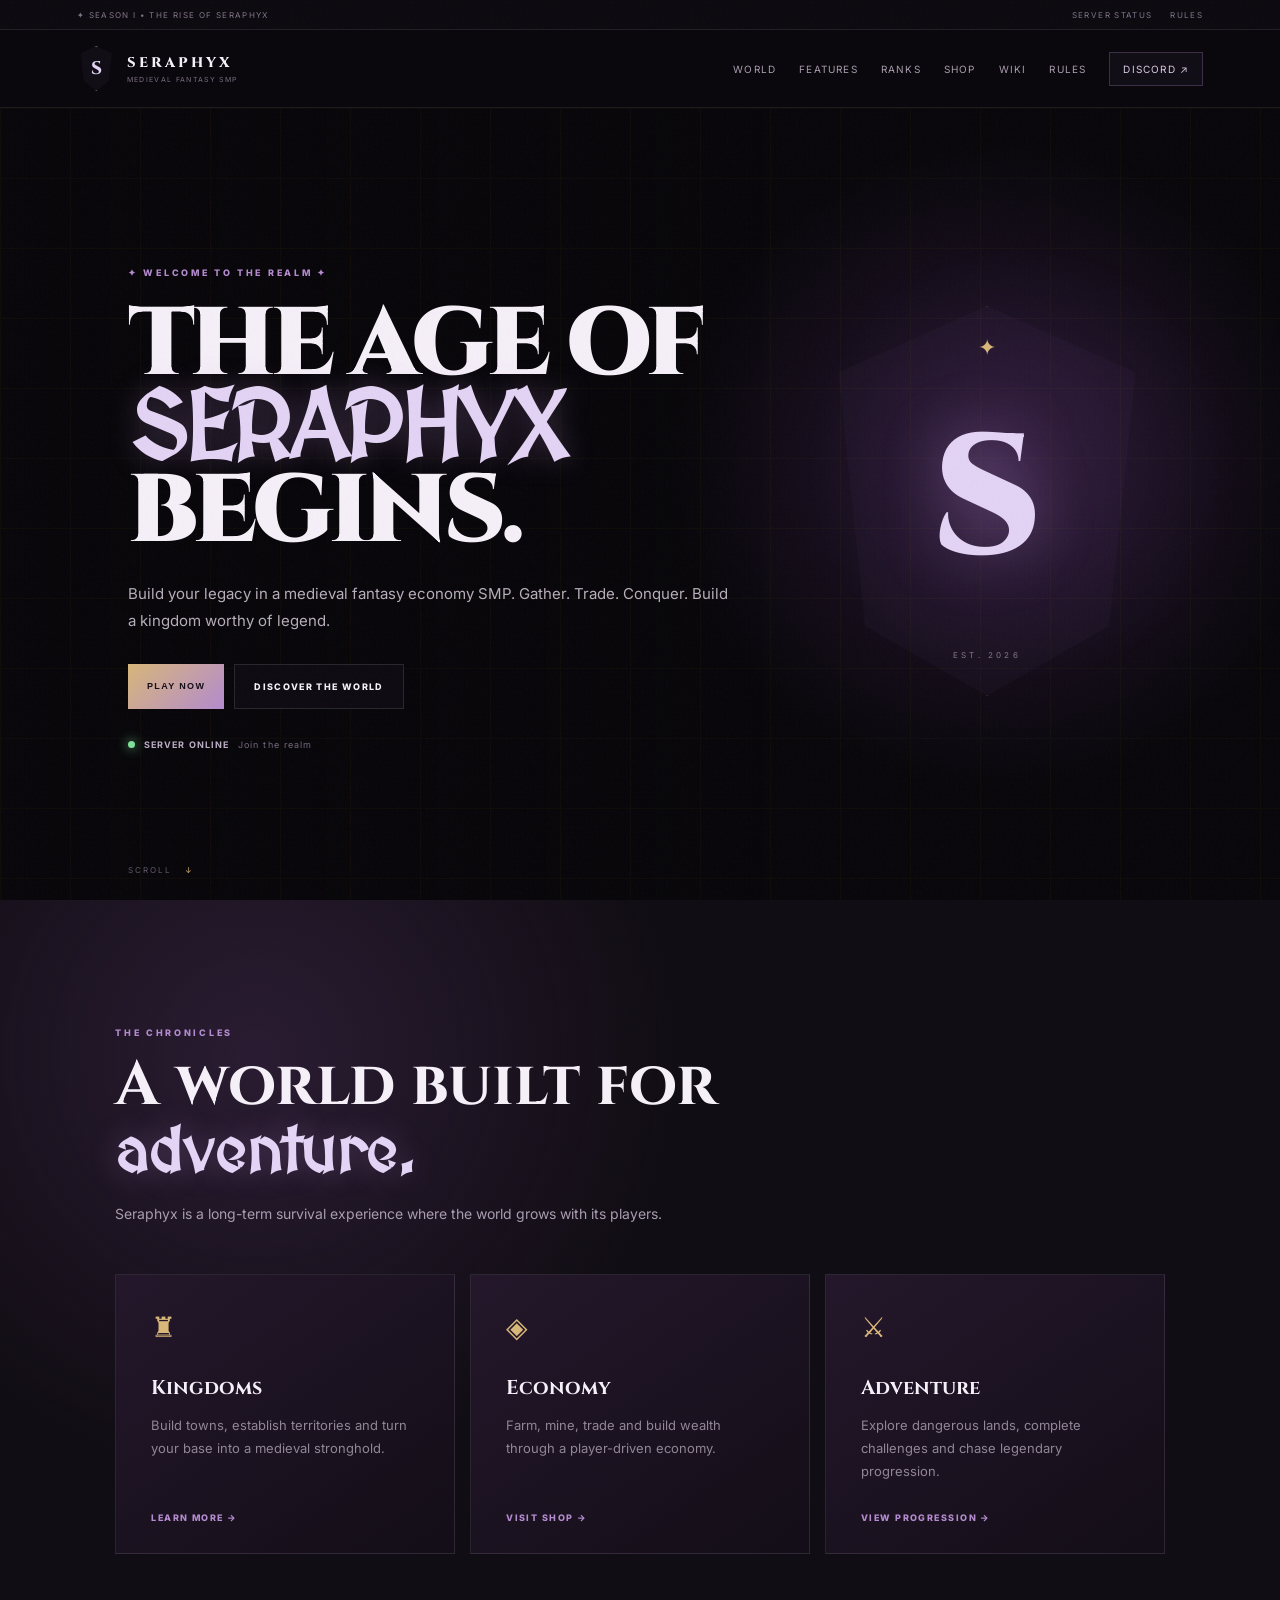
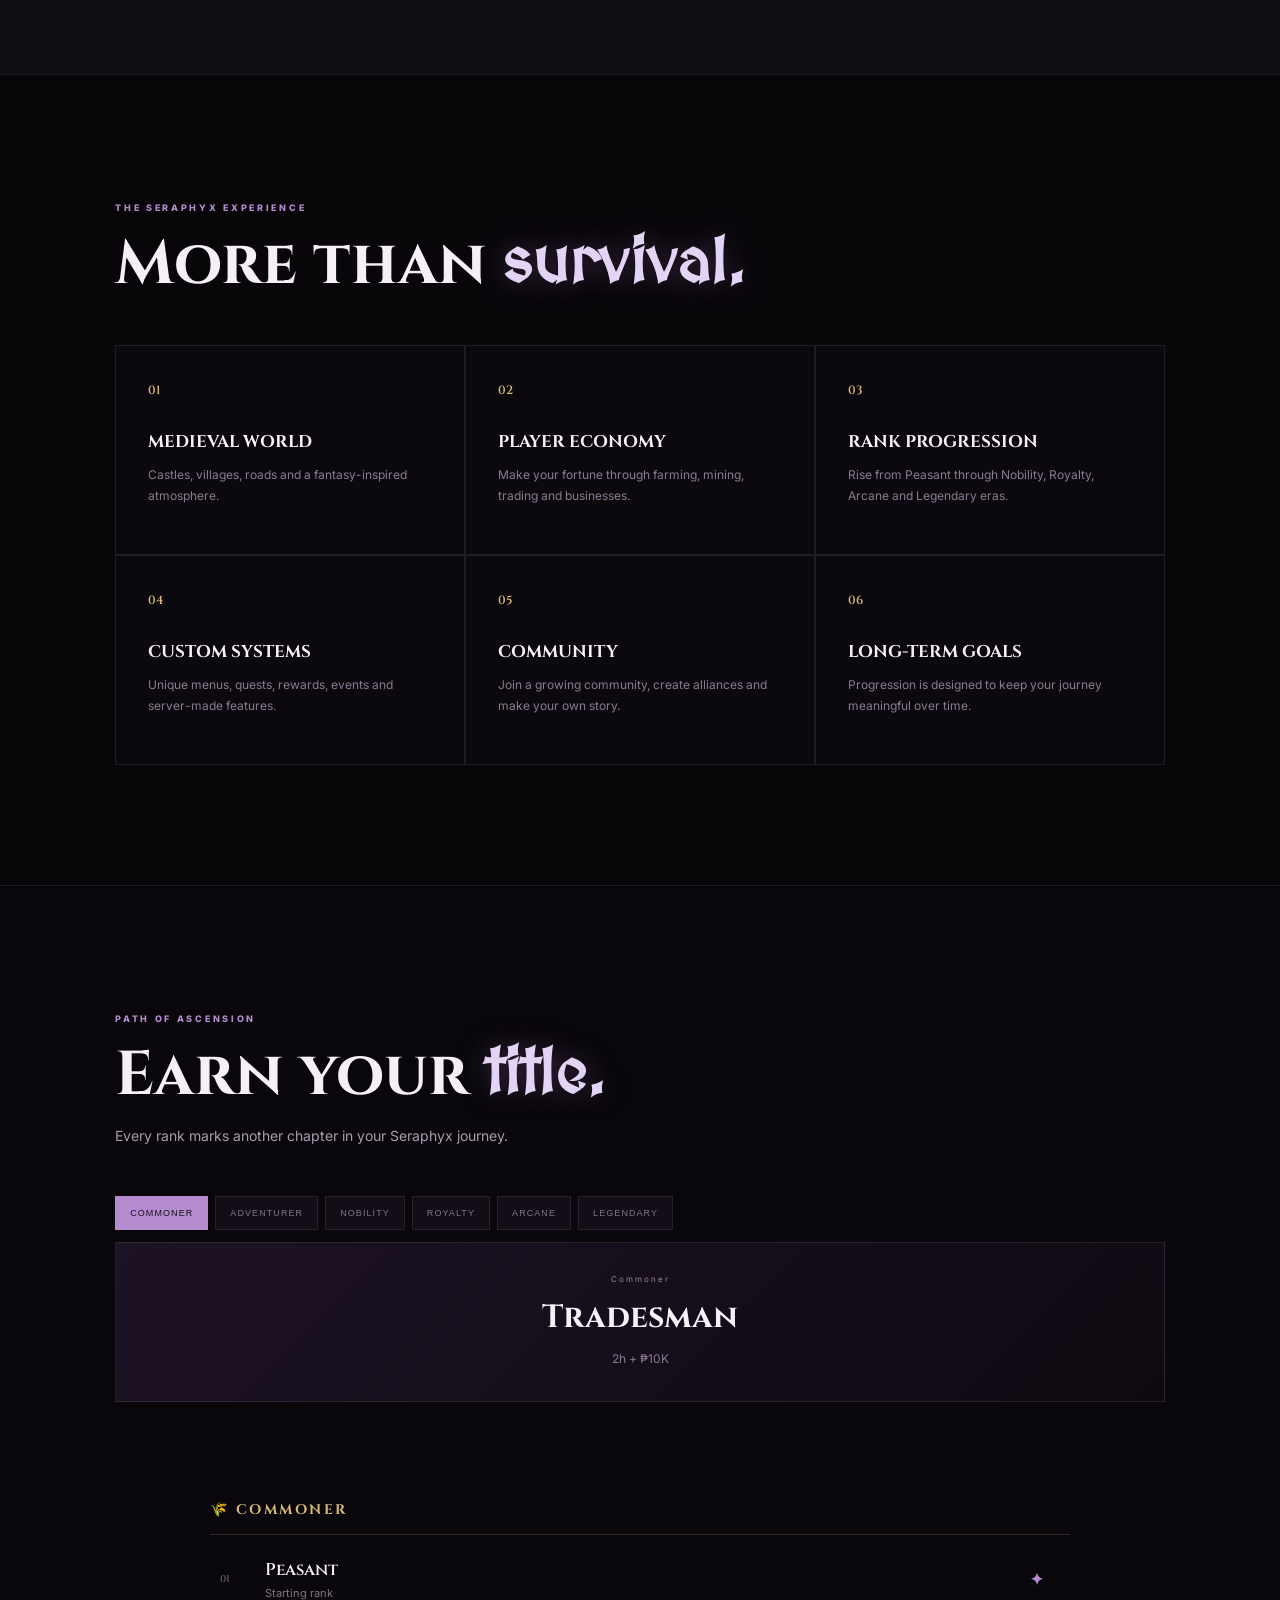
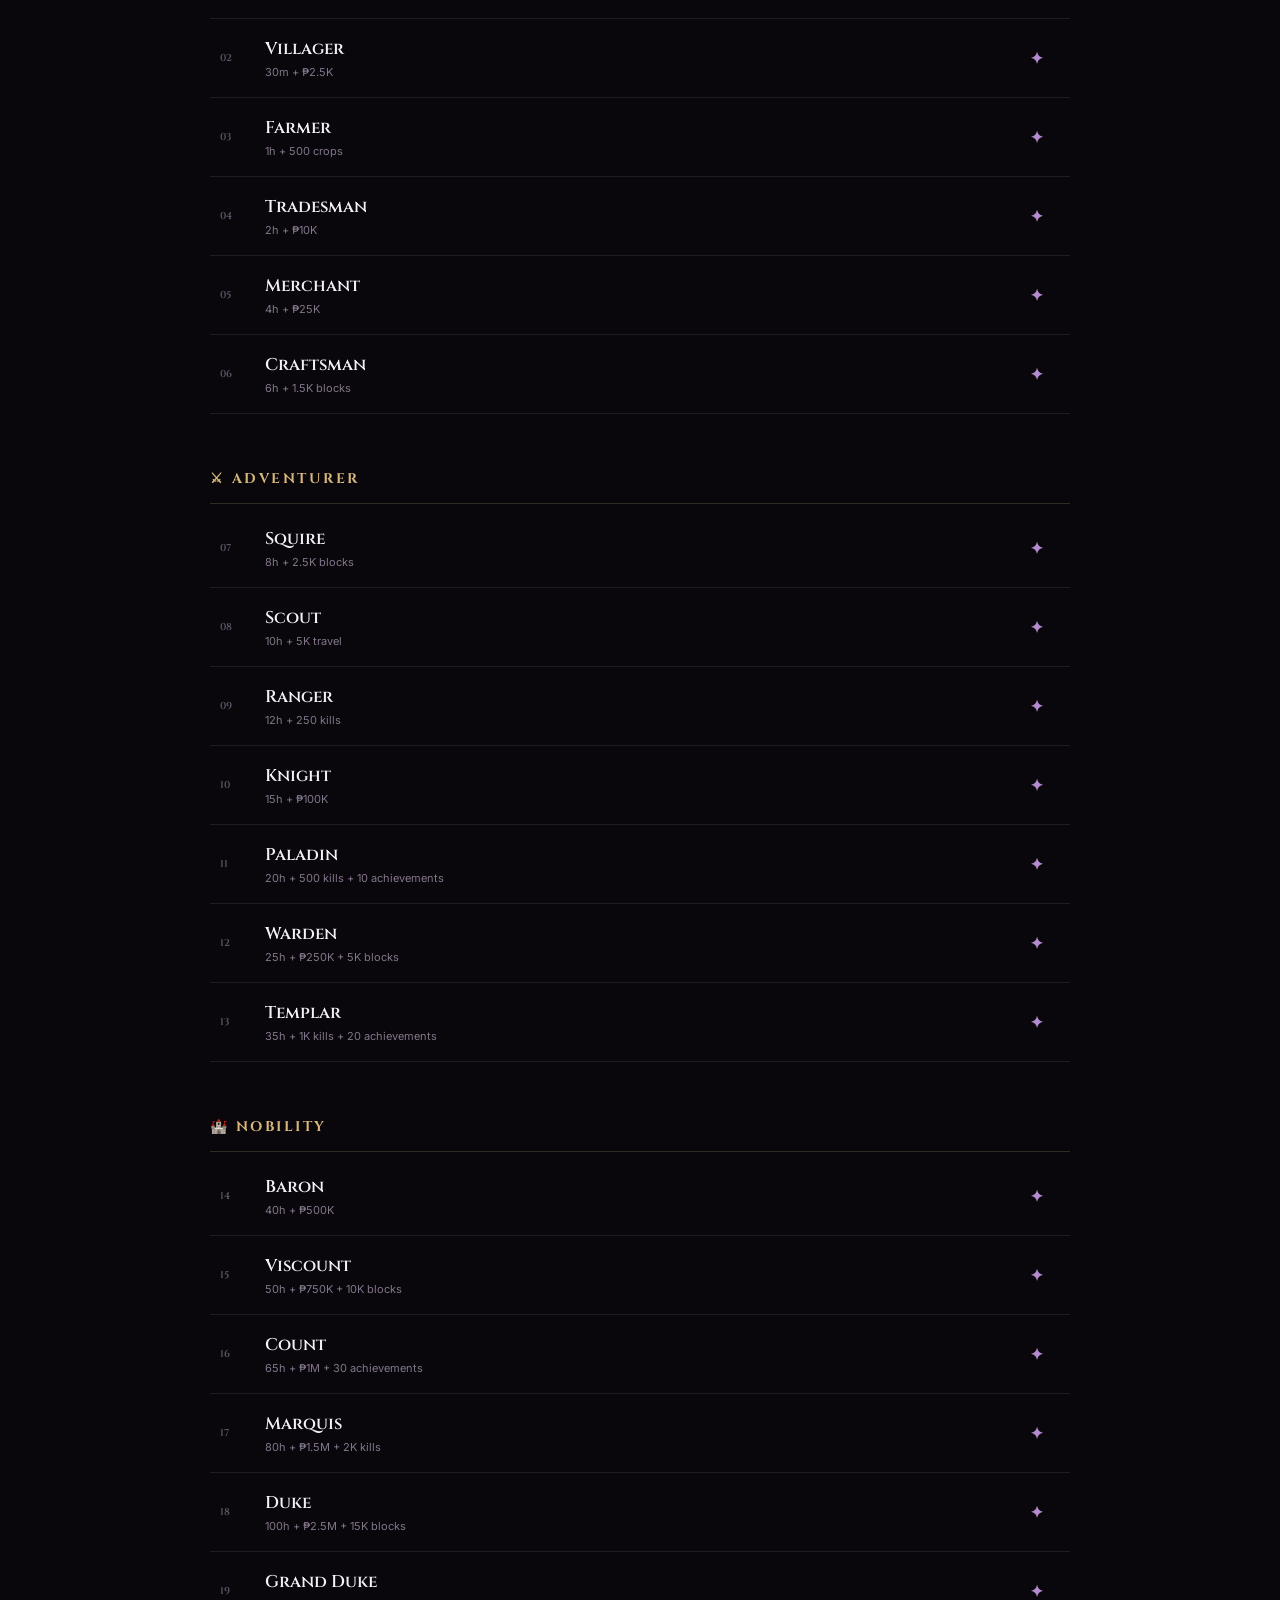
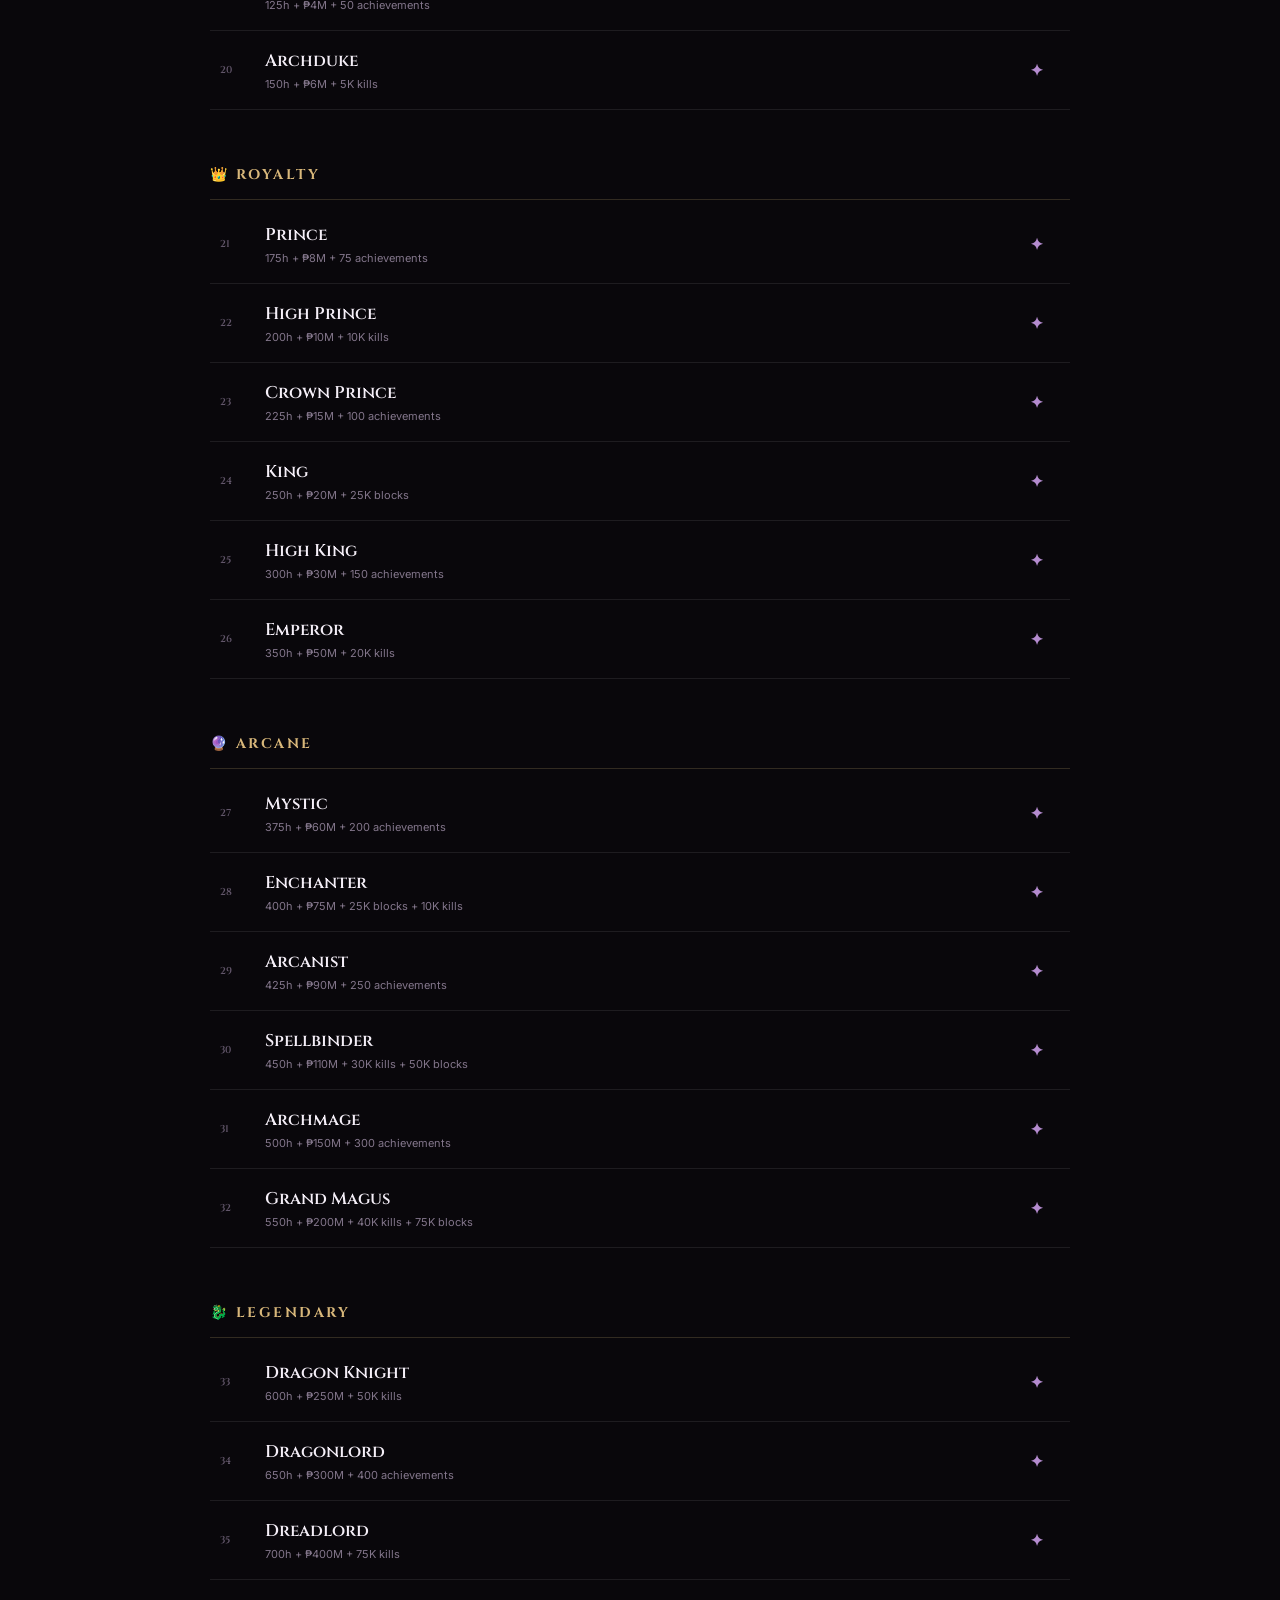
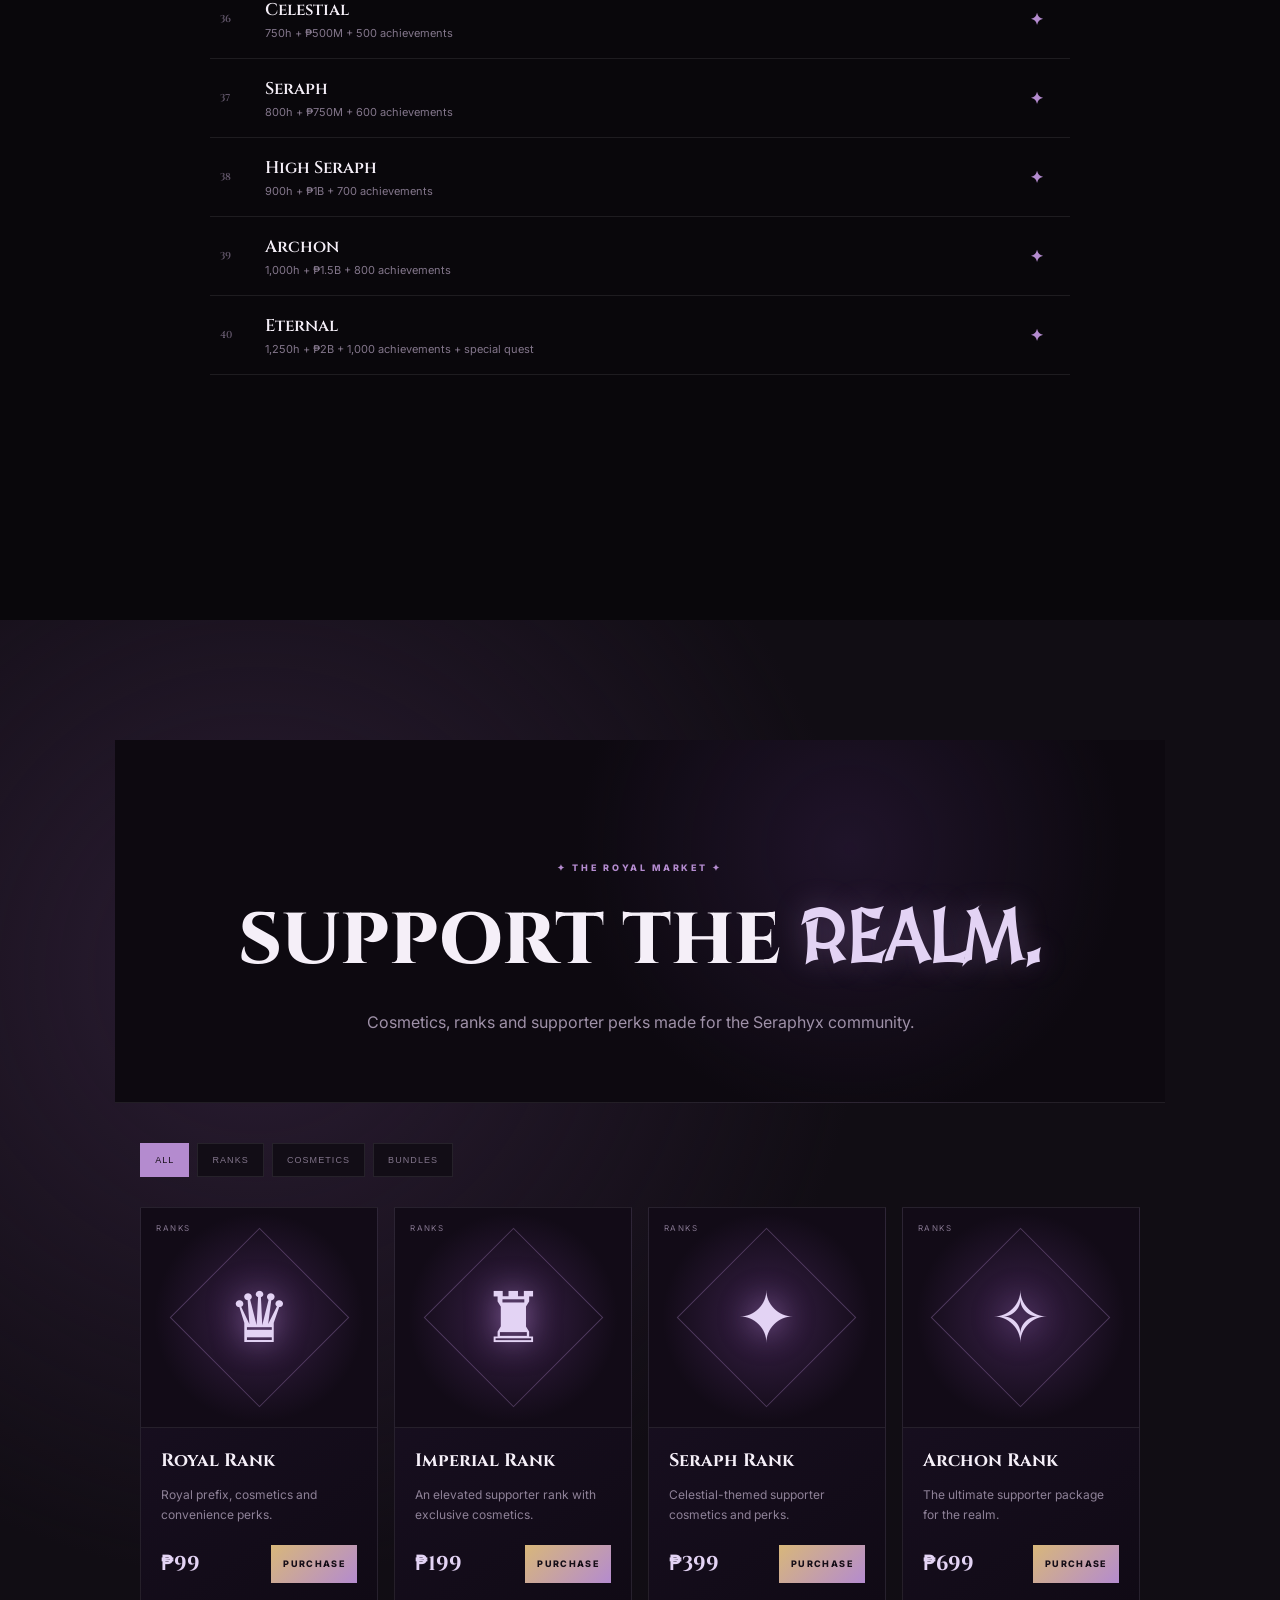
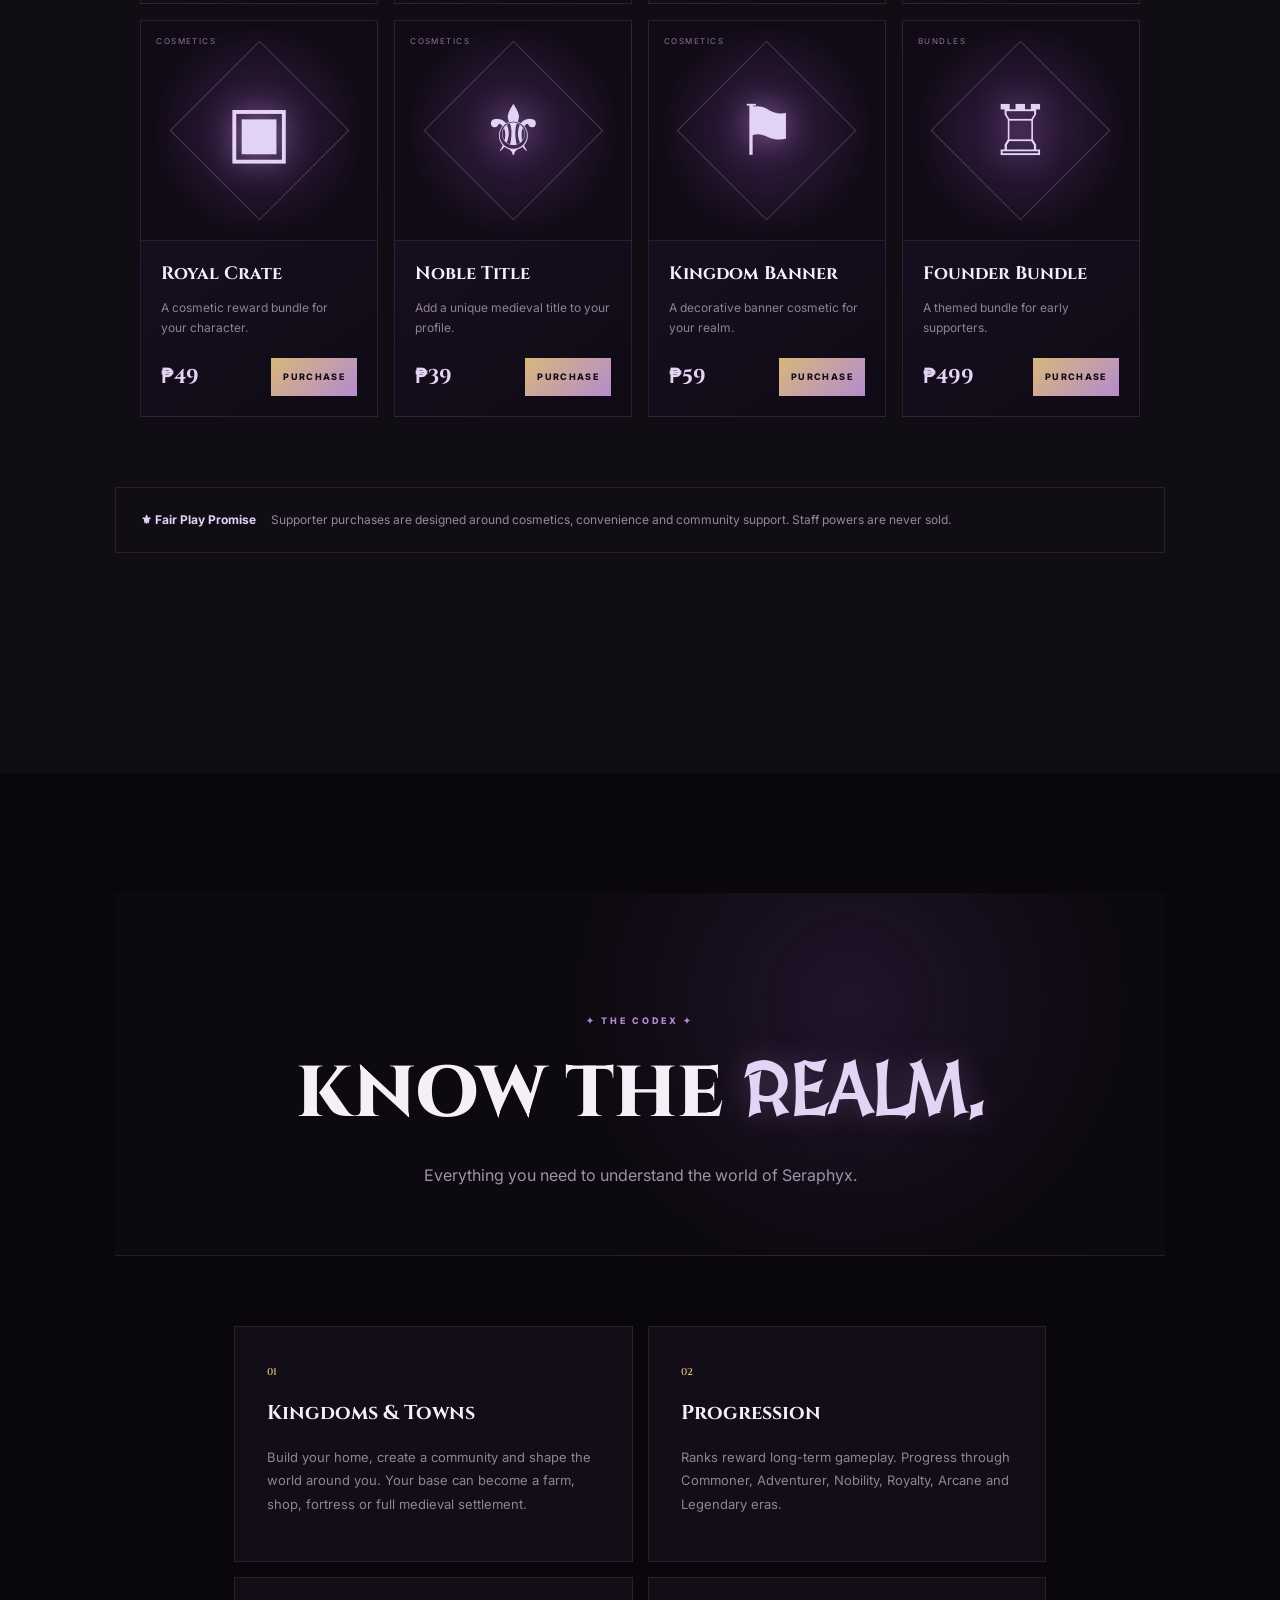
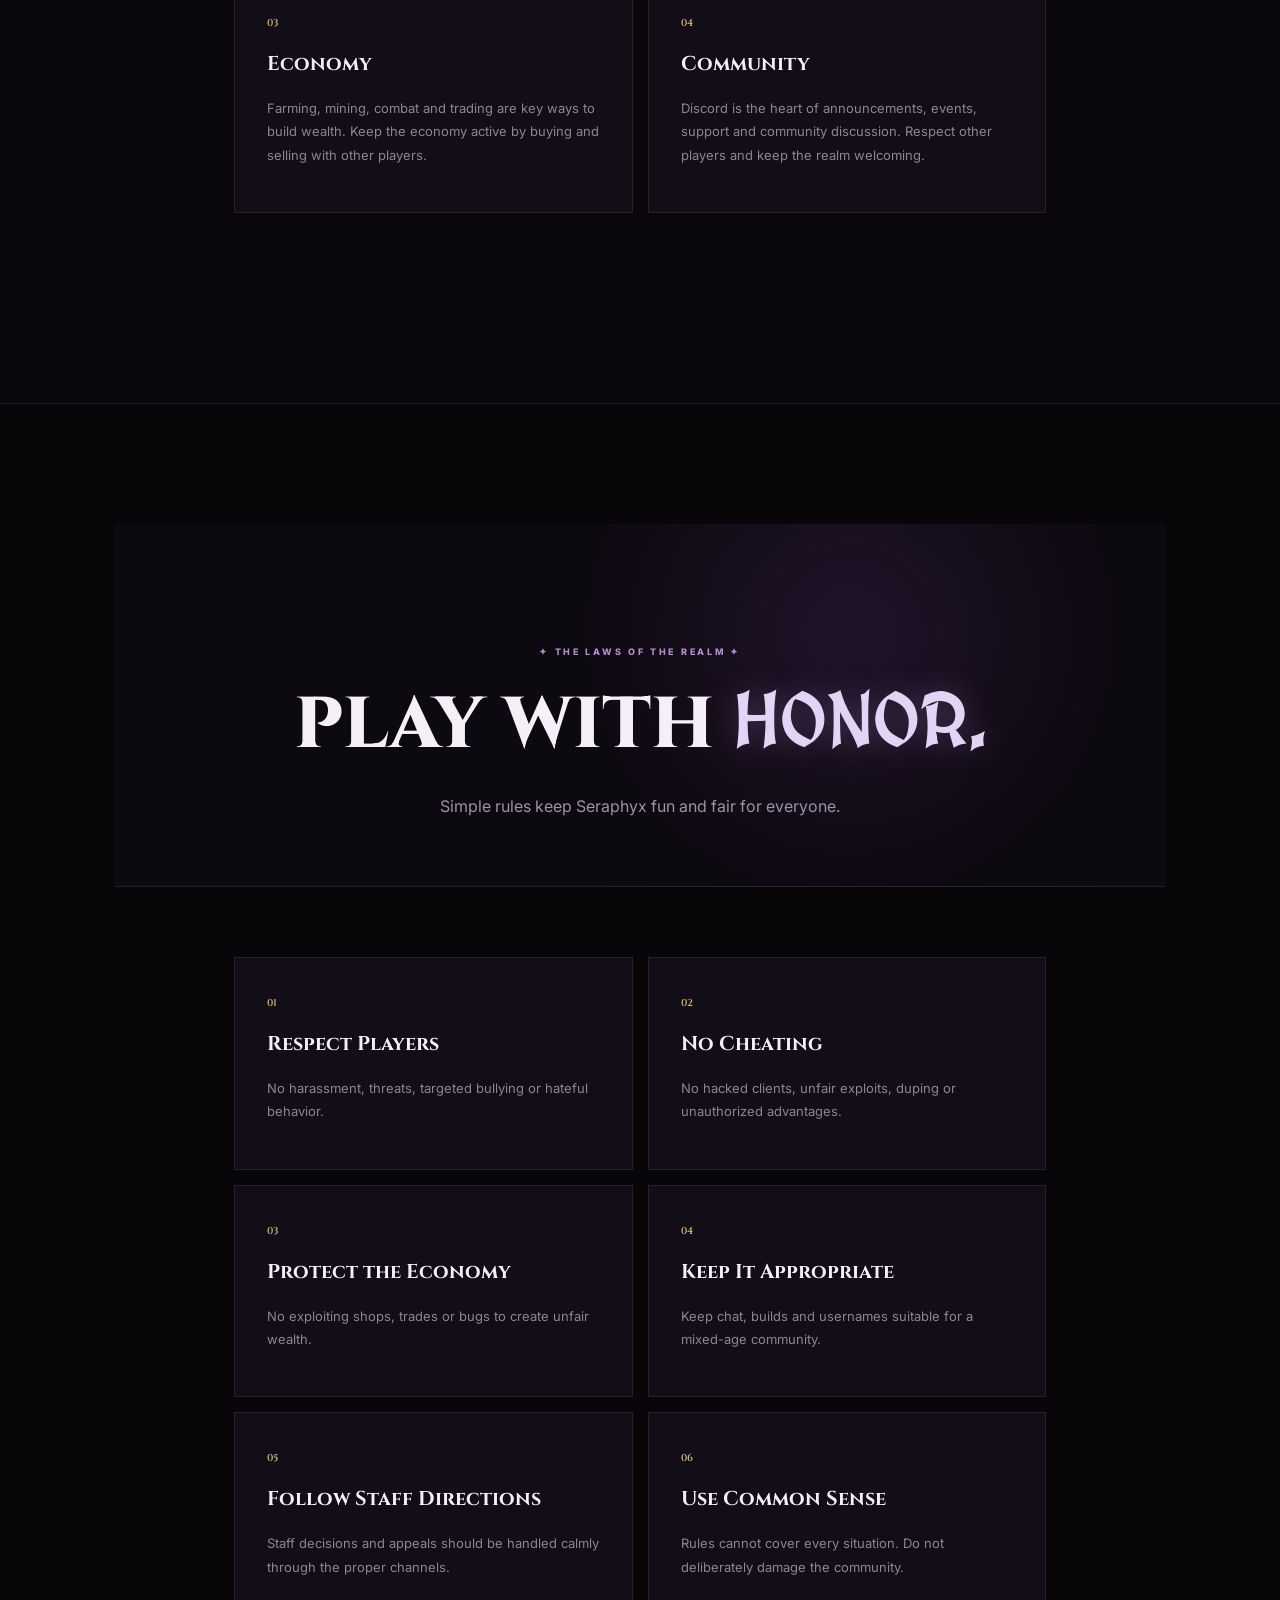
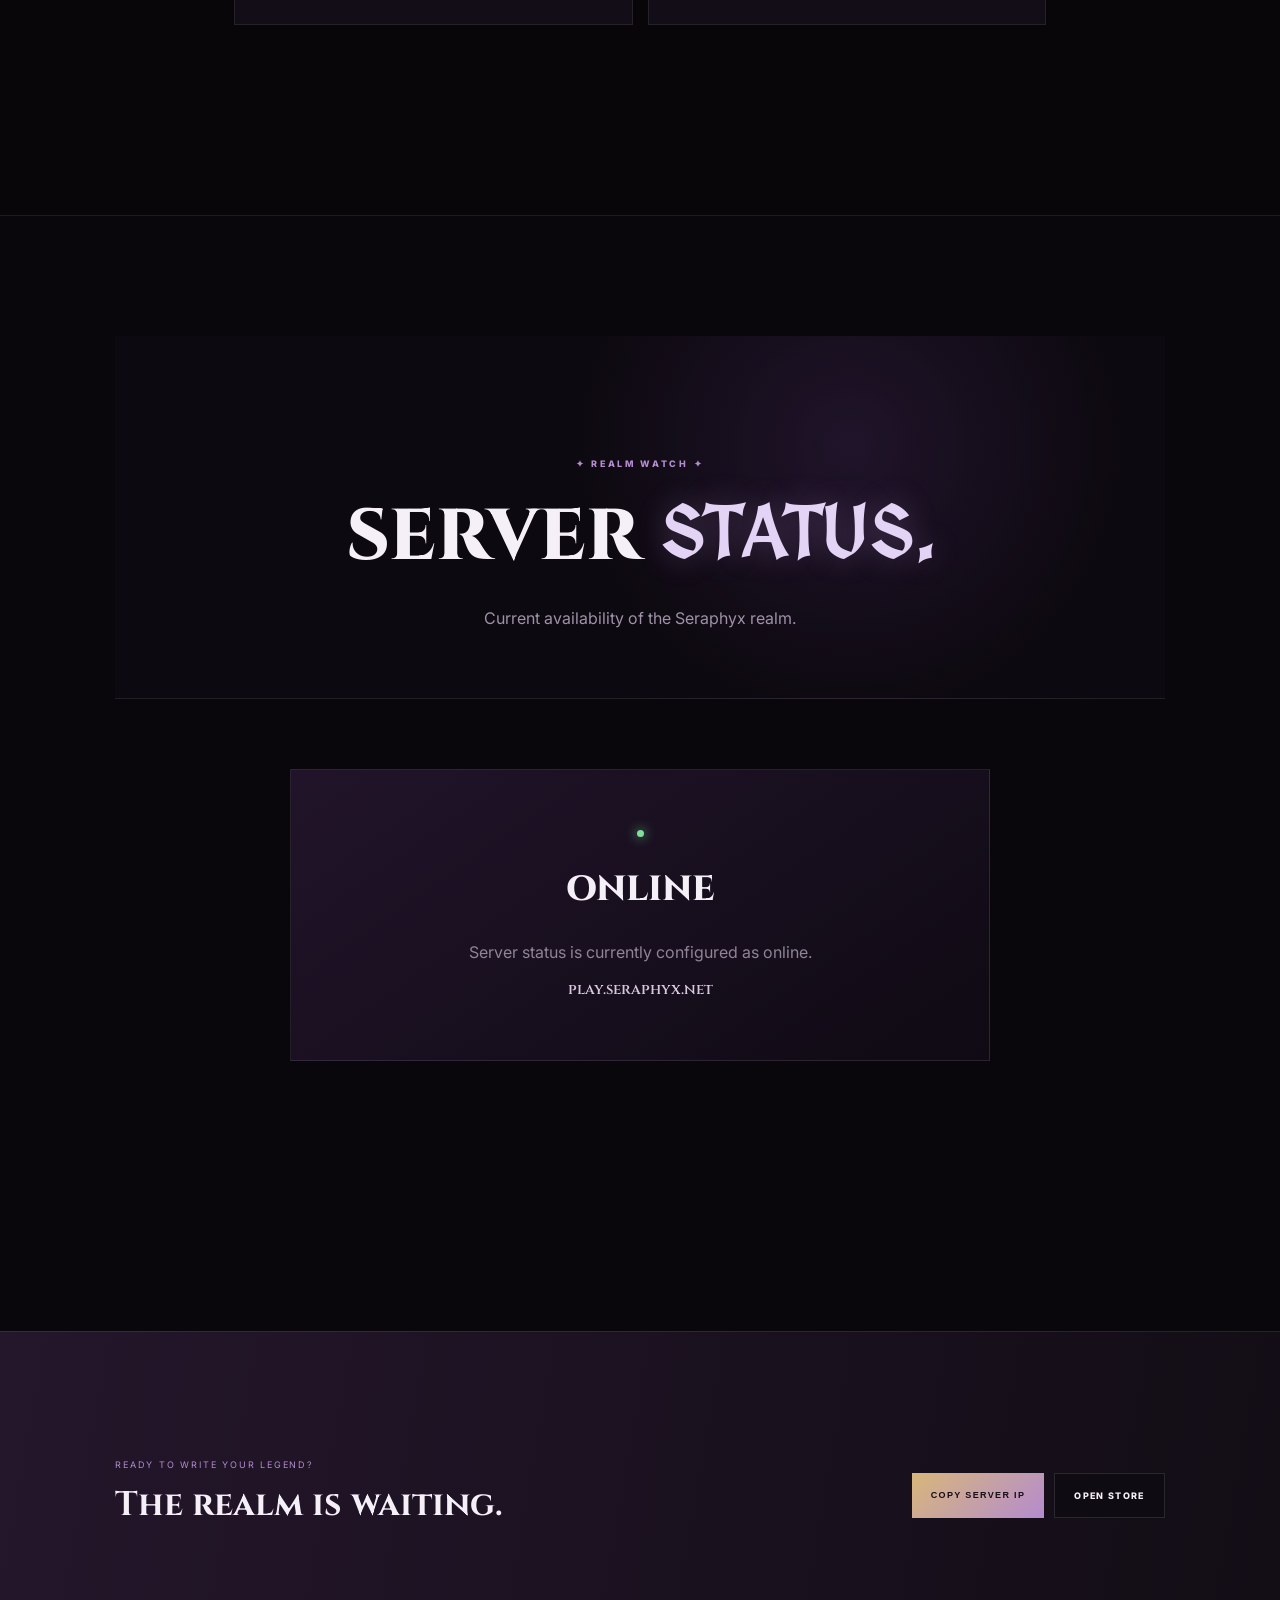
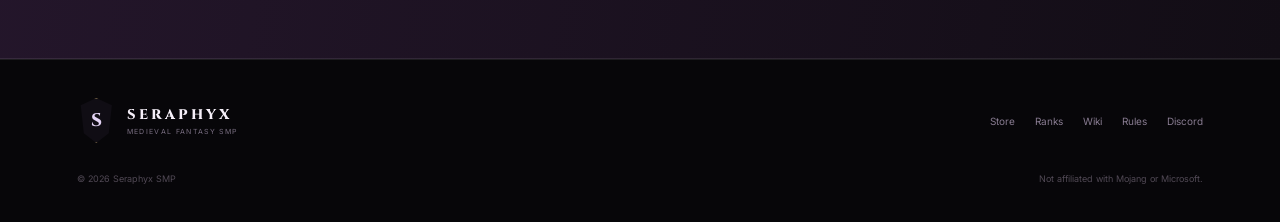
<file: index.html>
<!doctype html>
<html lang="en">
<head>
<meta charset="utf-8">
<meta name="viewport" content="width=device-width,initial-scale=1">
<meta name="theme-color" content="#120c18">
<meta name="description" content="Seraphyx SMP — medieval fantasy economy survival.">
<title>Seraphyx SMP — The Realm Awaits</title>

<link rel="preconnect" href="https://fonts.googleapis.com">
<link rel="preconnect" href="https://fonts.gstatic.com" crossorigin>
<link href="https://fonts.googleapis.com/css2?family=Cinzel:wght@500;600;700;800;900&family=MedievalSharp&family=Inter:wght@400;500;600;700;800&display=swap" rel="stylesheet">

<style>
:root{
    --bg:#09070b;
    --panel:#171019;
    --panel2:#21152a;
    --text:#f5eff8;
    --muted:#a99caf;
    --purple:#b48bcf;
    --light:#e3d3f4;
    --gold:#d8b77a;
    --line:#ffffff16;
    --minecraft-dark:#100c10;
    --minecraft-stone:#211a1d;
}

*{box-sizing:border-box}
html{scroll-behavior:smooth}
body{
    margin:0;
    background:var(--bg);
    color:var(--text);
    font-family:Inter,sans-serif;
}
body:before{
    content:"";
    position:fixed;
    inset:0;
    pointer-events:none;
    opacity:.035;
    background-image:url("data:image/svg+xml,%3Csvg xmlns='http://www.w3.org/2000/svg' width='100' height='100'%3E%3Cfilter id='n'%3E%3CfeTurbulence baseFrequency='.8' numOctaves='3'/%3E%3C/filter%3E%3Crect width='100%25' height='100%25' filter='url(%23n)'/%3E%3C/svg%3E");
    z-index:10;
}
a{text-decoration:none;color:inherit}

.topbar{
    height:30px;
    padding:0 6%;
    display:flex;
    justify-content:space-between;
    align-items:center;
    background:#0d0a10;
    border-bottom:1px solid var(--line);
    color:#82758a;
    font-size:8px;
    letter-spacing:.17em;
    text-transform:uppercase;
}
.top-links{display:flex;gap:18px}

.header{
    height:78px;
    position:sticky;
    top:0;
    z-index:20;
    display:flex;
    align-items:center;
    justify-content:space-between;
    padding:0 6%;
    background:#0b080ee8;
    backdrop-filter:blur(15px);
    border-bottom:1px solid var(--line);
}
.logo{display:flex;align-items:center;gap:11px}
.crest{
    width:39px;
    height:45px;
    display:grid;
    place-items:center;
    border:1px solid #d8b77a77;
    clip-path:polygon(50% 0,90% 16%,82% 78%,50% 100%,18% 78%,10% 16%);
    font:800 18px Cinzel;
    color:var(--light);
    background:#b48bcf0d;
}
.logo b{
    display:block;
    font:800 14px Cinzel;
    letter-spacing:.22em;
}
.logo small{
    display:block;
    font-size:7px;
    color:#786d80;
    letter-spacing:.19em;
    margin-top:3px;
}
.header nav{
    display:flex;
    align-items:center;
    gap:23px;
}
.header nav a{
    font-size:10px;
    text-transform:uppercase;
    letter-spacing:.12em;
    color:#a99caf;
}
.header nav a:hover{color:#fff}
.discord{
    border:1px solid #b48bcf44;
    padding:10px 13px;
    background:#b48bcf0d!important;
    color:#d9c8e4!important;
}
.hamburger{
    display:none;
    background:none;
    border:0;
    color:#fff;
    font-size:23px;
}

.hero{
    min-height:calc(100vh - 108px);
    position:relative;
    display:flex;
    align-items:center;
    overflow:hidden;
    padding:90px 10%;
    background:
        radial-gradient(circle at 78% 45%,#41265488,transparent 30%),
        linear-gradient(90deg,#09070b 15%,#09070bba 52%,#09070b22);
}
.hero-bg{
    position:absolute;
    inset:0;
    background:
        linear-gradient(90deg,#09070b 0,transparent 60%),
        radial-gradient(circle at 80% 45%,#56336b44,transparent 20%);
    opacity:.8;
}
.grid-lines{
    position:absolute;
    inset:0;
    background:
        linear-gradient(#fff006 1px,transparent 1px),
        linear-gradient(90deg,#fff006 1px,transparent 1px);
    background-size:70px 70px;
    opacity:.025;
}
.hero-content{
    position:relative;
    z-index:2;
    max-width:700px;
}
.eyebrow,.heading>span,.page-label{
    font-size:9px;
    letter-spacing:.3em;
    color:var(--purple);
    font-weight:800;
}
.hero h1{
    font:900 clamp(55px,7.5vw,110px)/.84 Cinzel;
    margin:27px 0;
    letter-spacing:-.05em;
}
.hero h1 em,.heading em,.page-title em{
    font-family:MedievalSharp;
    color:var(--light);
    font-style:normal;
    text-shadow:0 0 30px #b48bcf55;
}
.hero-content>p:not(.eyebrow){
    max-width:600px;
    color:#b8aebb;
    line-height:1.8;
    font-size:15px;
}
.actions{
    display:flex;
    gap:10px;
    flex-wrap:wrap;
    margin:30px 0;
}
.btn{
    display:inline-flex;
    align-items:center;
    justify-content:center;
    min-height:45px;
    padding:0 19px;
    border:1px solid #fff2;
    cursor:pointer;
    text-transform:uppercase;
    font-size:9px;
    letter-spacing:.15em;
    font-weight:800;
}
.gold{
    background:linear-gradient(135deg,#d8b77a,#b48bcf);
    color:#160e18;
    border:0;
}
.gold:hover{
    filter:brightness(1.1);
    transform:translateY(-2px);
}
.dark{
    background:#0f0b13;
    border-color:#ffffff1d;
}
.dark:hover{background:#1a121f}
.mini-status{
    display:flex;
    align-items:center;
    gap:9px;
    font-size:9px;
    color:#756a7e;
    letter-spacing:.12em;
}
.mini-status i,.status-dot{
    width:7px;
    height:7px;
    background:#7fe09a;
    border-radius:50%;
    box-shadow:0 0 12px #7fe09a;
}
.mini-status b{color:#bcaec4}

.hero-emblem{
    position:absolute;
    right:10%;
    top:25%;
    width:330px;
    height:390px;
    display:grid;
    place-items:center;
    text-align:center;
    border:1px solid #d8b77a24;
    clip-path:polygon(50% 0,95% 17%,87% 82%,50% 100%,13% 82%,5% 17%);
    background:#b48bcf08;
}
.crest-big{
    font:900 170px Cinzel;
    color:#e3d3f4;
    text-shadow:0 0 60px #b48bcf66;
}
.hero-emblem small{
    position:absolute;
    bottom:35px;
    font-size:8px;
    letter-spacing:.4em;
    color:#87768f;
}
.rune{
    position:absolute;
    top:27px;
    color:#d8b77a;
    font-size:22px;
}
.scroll{
    position:absolute;
    bottom:25px;
    left:10%;
    font-size:8px;
    letter-spacing:.25em;
    color:#62586a;
}
.scroll span{
    color:#d8b77a;
    margin-left:9px;
}

.section{
    padding:120px 9%;
    position:relative;
}
.parchment{
    background:
        radial-gradient(circle at 20% 20%,#2a1c32,transparent 35%),
        #110d14;
}
.heading{
    max-width:700px;
    margin-bottom:48px;
}
.heading h2{
    font:700 clamp(38px,5vw,62px)/1.05 Cinzel;
    margin:13px 0;
}
.heading p{
    color:var(--muted);
    line-height:1.8;
    font-size:14px;
}

.cards{
    display:grid;
    grid-template-columns:repeat(3,1fr);
    gap:15px;
}
.cards article{
    padding:35px;
    min-height:280px;
    border:1px solid var(--line);
    background:linear-gradient(145deg,#24172b,#130e17);
    position:relative;
    transition:.25s;
}
.cards article:hover{
    transform:translateY(-5px);
    border-color:#b48bcf55;
}
.icon{
    font-size:28px;
    color:#d8b77a;
}
.cards h3{
    font:700 20px Cinzel;
    margin:30px 0 12px;
}
.cards p{
    color:#918596;
    font-size:13px;
    line-height:1.75;
}
.cards a{
    position:absolute;
    bottom:30px;
    color:#b48bcf;
    font-size:9px;
    letter-spacing:.16em;
    font-weight:800;
}

.dark-section{
    background:#080609;
    border-top:1px solid var(--line);
    border-bottom:1px solid var(--line);
}
.feature-grid{
    display:grid;
    grid-template-columns:repeat(3,1fr);
    gap:0;
}
.feature{
    padding:32px;
    border:1px solid var(--line);
    min-height:210px;
    background:#0c090e;
    transition:.25s;
}
.feature:hover{background:#17101b}
.feature b{
    color:#d8b77a;
    font:600 12px Cinzel;
}
.feature h3{
    font:700 17px Cinzel;
    margin:32px 0 12px;
}
.feature p{
    color:#887b91;
    font-size:12px;
    line-height:1.7;
}

.rank-strip{
    display:flex;
    gap:7px;
    flex-wrap:wrap;
    margin-bottom:12px;
}
.rank-strip button,.shop-tabs button{
    background:#120d16;
    color:#82758b;
    border:1px solid var(--line);
    padding:11px 14px;
    text-transform:uppercase;
    font-size:9px;
    letter-spacing:.12em;
    cursor:pointer;
}
.rank-strip button.active,.shop-tabs button.active{
    background:#b48bcf;
    color:#160e18;
    border-color:#b48bcf;
}
.rank-preview{
    min-height:160px;
    border:1px solid var(--line);
    background:linear-gradient(135deg,#1d1224,#0e0a11);
    display:grid;
    place-items:center;
    text-align:center;
    margin-bottom:28px;
}
.rank-preview span{
    font-size:8px;
    letter-spacing:.25em;
    color:#9b849f;
}
.rank-preview h3{
    font:700 32px Cinzel;
    margin:10px;
}
.rank-preview p{
    color:#887b91;
    font-size:12px;
}
.center{
    margin:auto;
    display:flex;
    width:max-content;
}

.banner{
    display:flex;
    justify-content:space-between;
    align-items:center;
    gap:25px;
    background:linear-gradient(100deg,#24162b,#120d15);
    border-top:1px solid var(--line);
    border-bottom:1px solid var(--line);
}
.banner h2{
    font:700 34px Cinzel;
    margin:10px 0;
}
.banner span{
    font-size:9px;
    letter-spacing:.2em;
    color:#b48bcf;
}
.banner-actions{
    display:flex;
    gap:10px;
    flex-wrap:wrap;
}

.page-title{
    text-align:center;
    padding:115px 9% 65px;
    background:
        radial-gradient(circle at 70% 30%,#3b235066,transparent 35%),
        #0d0910;
    border-bottom:1px solid var(--line);
}
.page-title h2{
    font:800 clamp(42px,6vw,72px) Cinzel;
    margin:18px 0;
}
.page-title p{
    max-width:650px;
    margin:auto;
    color:#9f91a8;
    line-height:1.8;
}

.shop-tabs{
    max-width:1200px;
    margin:40px auto 30px;
    padding:0 25px;
    display:flex;
    gap:8px;
    flex-wrap:wrap;
}
.products{
    max-width:1200px;
    margin:auto;
    padding:0 25px 70px;
    display:grid;
    grid-template-columns:repeat(4,1fr);
    gap:16px;
}
.product{
    background:linear-gradient(145deg,#1b1125,#100a15);
    border:1px solid var(--line);
    transition:.25s;
}
.product:hover{
    transform:translateY(-5px);
    border-color:#e3d3f444;
    box-shadow:0 20px 55px #0006;
}
.product-art{
    height:220px;
    display:grid;
    place-items:center;
    position:relative;
    background:
        radial-gradient(circle,#382047,#120b17 65%);
    border-bottom:1px solid var(--line);
}
.product-art:before{
    content:"";
    position:absolute;
    width:125px;
    height:125px;
    border:1px solid #b48bcf55;
    transform:rotate(45deg);
}
.product-art span{
    font:70px MedievalSharp;
    color:#e3d3f4;
    text-shadow:0 0 30px #b48bcf99;
    z-index:1;
}
.product-art small{
    position:absolute;
    top:15px;
    left:15px;
    font-size:8px;
    letter-spacing:.18em;
    color:#85768f;
}
.product-body{padding:20px}
.product-body h3{
    font:700 18px Cinzel;
    margin:0 0 8px;
}
.product-body p{
    font-size:12px;
    line-height:1.7;
    color:#8e8197;
    min-height:42px;
}
.buy{
    display:flex;
    align-items:center;
    justify-content:space-between;
    margin-top:18px;
}
.buy strong{
    font:700 20px Cinzel;
    color:#e3d3f4;
}
.buy .btn{
    min-height:38px;
    padding:0 12px;
    font-size:9px;
}
.shop-note{
    max-width:1150px;
    margin:0 auto 100px;
    padding:22px 25px;
    border:1px solid var(--line);
    display:flex;
    gap:15px;
    color:#95889e;
    font-size:12px;
    line-height:1.7;
}
.shop-note b{
    color:#e3d3f4;
    white-space:nowrap;
}

.rank-page{
    padding:70px 9%;
    max-width:1100px;
    margin:auto;
}
.rank-era-block{margin-bottom:55px}
.era-title{
    font:700 14px Cinzel;
    color:#d8b77a;
    letter-spacing:.18em;
    border-bottom:1px solid #d8b77a33;
    padding-bottom:15px;
    margin-bottom:5px;
}
.rank-item{
    display:grid;
    grid-template-columns:45px 1fr 30px;
    align-items:center;
    padding:18px 10px;
    border-bottom:1px solid var(--line);
}
.rank-item small{
    color:#62566a;
    font:600 10px Cinzel;
}
.rank-item h3{
    font:600 17px Cinzel;
    margin:0 0 5px;
}
.rank-item p{
    color:#83768b;
    font-size:11px;
    margin:0;
}
.rank-item>b{color:#b48bcf}

.codex,.rules{
    max-width:1000px;
    margin:auto;
    padding:70px 9%;
    display:grid;
    grid-template-columns:1fr 1fr;
    gap:15px;
}
.codex article,.rules>div{
    padding:32px;
    border:1px solid var(--line);
    background:#120d16;
}
.codex article span,.rules b{
    color:#d8b77a;
    font:600 10px Cinzel;
}
.codex h3,.rules h3{
    font:700 20px Cinzel;
}
.codex p,.rules p{
    color:#908397;
    font-size:13px;
    line-height:1.8;
}

.status-card{
    margin:70px auto 150px;
    max-width:700px;
    padding:60px;
    text-align:center;
    border:1px solid var(--line);
    background:linear-gradient(145deg,#21142a,#0f0a13);
}
.status-dot{
    display:block;
    margin:0 auto 20px;
}
.status-card h2{
    font:800 35px Cinzel;
}
.status-card p{color:#908397}
.status-card strong{
    font:600 15px Cinzel;
    color:#d8c8df;
}

footer{
    padding:38px 6%;
    background:#070609;
    border-top:1px solid var(--line);
}
.footer-main{
    display:flex;
    justify-content:space-between;
    align-items:center;
    gap:20px;
}
.footer-nav{
    display:flex;
    gap:20px;
    font-size:10px;
    color:#887b91;
}
.footer-bottom{
    display:flex;
    justify-content:space-between;
    gap:15px;
    margin-top:30px;
    color:#514955;
    font-size:9px;
}
.toast{
    position:fixed;
    bottom:25px;
    left:50%;
    transform:translate(-50%,20px);
    opacity:0;
    background:#e3d3f4;
    color:#170e1d;
    padding:12px 18px;
    z-index:30;
    font-size:10px;
    font-weight:800;
    transition:.2s;
}
.toast.show{
    opacity:1;
    transform:translate(-50%,0);
}

.hidden{display:none!important}

@media(max-width:950px){
    .hero-emblem{
        right:-90px;
        opacity:.5;
    }
    .cards,.feature-grid{
        grid-template-columns:1fr 1fr;
    }
    .products{
        grid-template-columns:repeat(2,1fr);
    }
    .codex,.rules{
        grid-template-columns:1fr;
    }
}

@media(max-width:700px){
    .top-links{display:none}

    .header nav{
        display:none;
        position:absolute;
        top:78px;
        left:0;
        right:0;
        padding:20px 6%;
        background:#0b080e;
        border-bottom:1px solid var(--line);
        flex-direction:column;
        align-items:flex-start;
    }

    .header nav.open{display:flex}
    .hamburger{display:block}

    .hero{
        padding:80px 7%;
        min-height:calc(100vh - 108px);
    }

    .hero-emblem{display:none}
    .hero h1{font-size:57px}

    .section{padding:85px 7%}

    .cards,.feature-grid,.products{
        grid-template-columns:1fr;
    }

    .banner{display:block}
    .banner-actions{margin-top:25px}

    .page-title{
        padding:100px 7% 55px;
    }

    .rank-page,.codex,.rules{
        padding-left:7%;
        padding-right:7%;
    }

    .footer-main,.footer-bottom{
        display:block;
    }

    .footer-nav{
        margin-top:25px;
        flex-wrap:wrap;
    }

    .footer-bottom span{
        display:block;
        margin-top:8px;
    }

    .shop-note{display:block}
    .shop-note b{
        display:block;
        margin-bottom:6px;
    }
}
</style>
</head>

<body>

<script>
const SERAPHYX={
    serverIP:"play.seraphyx.net",
    discord:"https://discord.gg/sRA2rRTst",
    store:"https://store.seraphyx.net",
    products:[
        {cat:"ranks",name:"Royal Rank",price:"₱99",icon:"♛",desc:"Royal prefix, cosmetics and convenience perks.",url:"#"},
        {cat:"ranks",name:"Imperial Rank",price:"₱199",icon:"♜",desc:"An elevated supporter rank with exclusive cosmetics.",url:"#"},
        {cat:"ranks",name:"Seraph Rank",price:"₱399",icon:"✦",desc:"Celestial-themed supporter cosmetics and perks.",url:"#"},
        {cat:"ranks",name:"Archon Rank",price:"₱699",icon:"✧",desc:"The ultimate supporter package for the realm.",url:"#"},
        {cat:"cosmetics",name:"Royal Crate",price:"₱49",icon:"▣",desc:"A cosmetic reward bundle for your character.",url:"#"},
        {cat:"cosmetics",name:"Noble Title",price:"₱39",icon:"⚜",desc:"Add a unique medieval title to your profile.",url:"#"},
        {cat:"cosmetics",name:"Kingdom Banner",price:"₱59",icon:"⚑",desc:"A decorative banner cosmetic for your realm.",url:"#"},
        {cat:"bundles",name:"Founder Bundle",price:"₱499",icon:"♖",desc:"A themed bundle for early supporters.",url:"#"}
    ],
    ranks:{
        commoner:[
            ["Peasant","Starting rank"],
            ["Villager","30m + ₱2.5K"],
            ["Farmer","1h + 500 crops"],
            ["Tradesman","2h + ₱10K"],
            ["Merchant","4h + ₱25K"],
            ["Craftsman","6h + 1.5K blocks"]
        ],
        adventurer:[
            ["Squire","8h + 2.5K blocks"],
            ["Scout","10h + 5K travel"],
            ["Ranger","12h + 250 kills"],
            ["Knight","15h + ₱100K"],
            ["Paladin","20h + 500 kills + 10 achievements"],
            ["Warden","25h + ₱250K + 5K blocks"],
            ["Templar","35h + 1K kills + 20 achievements"]
        ],
        nobility:[
            ["Baron","40h + ₱500K"],
            ["Viscount","50h + ₱750K + 10K blocks"],
            ["Count","65h + ₱1M + 30 achievements"],
            ["Marquis","80h + ₱1.5M + 2K kills"],
            ["Duke","100h + ₱2.5M + 15K blocks"],
            ["Grand Duke","125h + ₱4M + 50 achievements"],
            ["Archduke","150h + ₱6M + 5K kills"]
        ],
        royalty:[
            ["Prince","175h + ₱8M + 75 achievements"],
            ["High Prince","200h + ₱10M + 10K kills"],
            ["Crown Prince","225h + ₱15M + 100 achievements"],
            ["King","250h + ₱20M + 25K blocks"],
            ["High King","300h + ₱30M + 150 achievements"],
            ["Emperor","350h + ₱50M + 20K kills"]
        ],
        arcane:[
            ["Mystic","375h + ₱60M + 200 achievements"],
            ["Enchanter","400h + ₱75M + 25K blocks + 10K kills"],
            ["Arcanist","425h + ₱90M + 250 achievements"],
            ["Spellbinder","450h + ₱110M + 30K kills + 50K blocks"],
            ["Archmage","500h + ₱150M + 300 achievements"],
            ["Grand Magus","550h + ₱200M + 40K kills + 75K blocks"]
        ],
        legendary:[
            ["Dragon Knight","600h + ₱250M + 50K kills"],
            ["Dragonlord","650h + ₱300M + 400 achievements"],
            ["Dreadlord","700h + ₱400M + 75K kills"],
            ["Celestial","750h + ₱500M + 500 achievements"],
            ["Seraph","800h + ₱750M + 600 achievements"],
            ["High Seraph","900h + ₱1B + 700 achievements"],
            ["Archon","1,000h + ₱1.5B + 800 achievements"],
            ["Eternal","1,250h + ₱2B + 1,000 achievements + special quest"]
        ]
    }
};
</script>

<div class="topbar">
    <div>✦ SEASON I • THE RISE OF SERAPHYX</div>
    <div class="top-links">
        <a href="#status">Server Status</a>
        <a href="#rules">Rules</a>
    </div>
</div>

<header class="header">
    <a class="logo" href="#home">
        <span class="crest">S</span>
        <span>
            <b>SERAPHYX</b>
            <small>MEDIEVAL FANTASY SMP</small>
        </span>
    </a>

    <button class="hamburger" aria-label="Menu">☰</button>

    <nav>
        <a href="#world">World</a>
        <a href="#features">Features</a>
        <a href="#ranks">Ranks</a>
        <a href="#shop">Shop</a>
        <a href="#wiki">Wiki</a>
        <a href="#rules">Rules</a>
        <a class="discord" id="discordTop" href="#">Discord ↗</a>
    </nav>
</header>

<main>

<section id="home" class="hero">
    <div class="hero-bg"></div>
    <div class="grid-lines"></div>

    <div class="hero-content">
        <p class="eyebrow">✦ WELCOME TO THE REALM ✦</p>

        <h1>
            THE AGE OF<br>
            <em>SERAPHYX</em><br>
            BEGINS.
        </h1>

        <p>
            Build your legacy in a medieval fantasy economy SMP.
            Gather. Trade. Conquer. Build a kingdom worthy of legend.
        </p>

        <div class="actions">
            <button class="btn gold" id="copy-ip">PLAY NOW</button>
            <a class="btn dark" href="#world">DISCOVER THE WORLD</a>
        </div>

        <div class="mini-status">
            <i></i>
            <b>SERVER ONLINE</b>
            <span>Join the realm</span>
        </div>
    </div>

    <div class="hero-emblem">
        <div class="rune">✦</div>
        <div class="crest-big">S</div>
        <small>EST. 2026</small>
    </div>

    <div class="scroll">
        SCROLL <span>↓</span>
    </div>
</section>

<section id="world" class="section parchment">
    <div class="heading">
        <span>THE CHRONICLES</span>
        <h2>A world built for <em>adventure.</em></h2>
        <p>
            Seraphyx is a long-term survival experience where
            the world grows with its players.
        </p>
    </div>

    <div class="cards">
        <article>
            <div class="icon">♜</div>
            <h3>Kingdoms</h3>
            <p>
                Build towns, establish territories and turn your
                base into a medieval stronghold.
            </p>
            <a href="#wiki">LEARN MORE →</a>
        </article>

        <article>
            <div class="icon">◈</div>
            <h3>Economy</h3>
            <p>
                Farm, mine, trade and build wealth through
                a player-driven economy.
            </p>
            <a href="#shop">VISIT SHOP →</a>
        </article>

        <article>
            <div class="icon">⚔</div>
            <h3>Adventure</h3>
            <p>
                Explore dangerous lands, complete challenges
                and chase legendary progression.
            </p>
            <a href="#ranks">VIEW PROGRESSION →</a>
        </article>
    </div>
</section>

<section id="features" class="section dark-section">
    <div class="heading">
        <span>THE SERAPHYX EXPERIENCE</span>
        <h2>More than <em>survival.</em></h2>
    </div>

    <div class="feature-grid">
        <div class="feature">
            <b>01</b>
            <h3>MEDIEVAL WORLD</h3>
            <p>Castles, villages, roads and a fantasy-inspired atmosphere.</p>
        </div>

        <div class="feature">
            <b>02</b>
            <h3>PLAYER ECONOMY</h3>
            <p>Make your fortune through farming, mining, trading and businesses.</p>
        </div>

        <div class="feature">
            <b>03</b>
            <h3>RANK PROGRESSION</h3>
            <p>Rise from Peasant through Nobility, Royalty, Arcane and Legendary eras.</p>
        </div>

        <div class="feature">
            <b>04</b>
            <h3>CUSTOM SYSTEMS</h3>
            <p>Unique menus, quests, rewards, events and server-made features.</p>
        </div>

        <div class="feature">
            <b>05</b>
            <h3>COMMUNITY</h3>
            <p>Join a growing community, create alliances and make your own story.</p>
        </div>

        <div class="feature">
            <b>06</b>
            <h3>LONG-TERM GOALS</h3>
            <p>Progression is designed to keep your journey meaningful over time.</p>
        </div>
    </div>
</section>

<section id="ranks" class="section ranks-section">
    <div class="heading">
        <span>PATH OF ASCENSION</span>
        <h2>Earn your <em>title.</em></h2>
        <p>Every rank marks another chapter in your Seraphyx journey.</p>
    </div>

    <div class="rank-strip" id="rank-strip"></div>
    <div class="rank-preview" id="rank-preview"></div>
    <div id="all-ranks" class="rank-page"></div>
</section>

<section id="shop" class="section parchment">
    <div class="page-title">
        <span class="page-label">✦ THE ROYAL MARKET ✦</span>
        <h2>SUPPORT THE <em>REALM.</em></h2>
        <p>
            Cosmetics, ranks and supporter perks made for
            the Seraphyx community.
        </p>
    </div>

    <div class="shop-tabs">
        <button class="active" data-cat="all">All</button>
        <button data-cat="ranks">Ranks</button>
        <button data-cat="cosmetics">Cosmetics</button>
        <button data-cat="bundles">Bundles</button>
    </div>

    <div class="products" id="products"></div>

    <div class="shop-note">
        <b>⚜ Fair Play Promise</b>
        <span>
            Supporter purchases are designed around cosmetics,
            convenience and community support. Staff powers are never sold.
        </span>
    </div>
</section>

<section id="wiki" class="section">
    <div class="page-title">
        <span class="page-label">✦ THE CODEX ✦</span>
        <h2>KNOW THE <em>REALM.</em></h2>
        <p>Everything you need to understand the world of Seraphyx.</p>
    </div>

    <div class="codex">
        <article>
            <span>01</span>
            <h3>Kingdoms & Towns</h3>
            <p>
                Build your home, create a community and shape the world
                around you. Your base can become a farm, shop, fortress
                or full medieval settlement.
            </p>
        </article>

        <article>
            <span>02</span>
            <h3>Progression</h3>
            <p>
                Ranks reward long-term gameplay. Progress through Commoner,
                Adventurer, Nobility, Royalty, Arcane and Legendary eras.
            </p>
        </article>

        <article>
            <span>03</span>
            <h3>Economy</h3>
            <p>
                Farming, mining, combat and trading are key ways to build
                wealth. Keep the economy active by buying and selling with
                other players.
            </p>
        </article>

        <article>
            <span>04</span>
            <h3>Community</h3>
            <p>
                Discord is the heart of announcements, events, support
                and community discussion. Respect other players and keep
                the realm welcoming.
            </p>
        </article>
    </div>
</section>

<section id="rules" class="section dark-section">
    <div class="page-title">
        <span class="page-label">✦ THE LAWS OF THE REALM ✦</span>
        <h2>PLAY WITH <em>HONOR.</em></h2>
        <p>Simple rules keep Seraphyx fun and fair for everyone.</p>
    </div>

    <div class="rules">
        <div>
            <b>01</b>
            <h3>Respect Players</h3>
            <p>No harassment, threats, targeted bullying or hateful behavior.</p>
        </div>

        <div>
            <b>02</b>
            <h3>No Cheating</h3>
            <p>No hacked clients, unfair exploits, duping or unauthorized advantages.</p>
        </div>

        <div>
            <b>03</b>
            <h3>Protect the Economy</h3>
            <p>No exploiting shops, trades or bugs to create unfair wealth.</p>
        </div>

        <div>
            <b>04</b>
            <h3>Keep It Appropriate</h3>
            <p>Keep chat, builds and usernames suitable for a mixed-age community.</p>
        </div>

        <div>
            <b>05</b>
            <h3>Follow Staff Directions</h3>
            <p>Staff decisions and appeals should be handled calmly through the proper channels.</p>
        </div>

        <div>
            <b>06</b>
            <h3>Use Common Sense</h3>
            <p>Rules cannot cover every situation. Do not deliberately damage the community.</p>
        </div>
    </div>
</section>

<section id="status" class="section">
    <div class="page-title">
        <span class="page-label">✦ REALM WATCH ✦</span>
        <h2>SERVER <em>STATUS.</em></h2>
        <p>Current availability of the Seraphyx realm.</p>
    </div>

    <div class="status-card">
        <i class="status-dot"></i>
        <h2>ONLINE</h2>
        <p>Server status is currently configured as online.</p>
        <strong id="server-ip"></strong>
    </div>
</section>

<section class="section banner">
    <div>
        <span>READY TO WRITE YOUR LEGEND?</span>
        <h2>The realm is waiting.</h2>
    </div>

    <div class="banner-actions">
        <button class="btn gold" id="copy-ip-2">COPY SERVER IP</button>
        <a class="btn dark" id="storeBtn" href="#shop">OPEN STORE</a>
    </div>
</section>

</main>

<footer>
    <div class="footer-main">
        <div class="logo">
            <span class="crest">S</span>
            <span>
                <b>SERAPHYX</b>
                <small>MEDIEVAL FANTASY SMP</small>
            </span>
        </div>

        <div class="footer-nav">
            <a href="#shop">Store</a>
            <a href="#ranks">Ranks</a>
            <a href="#wiki">Wiki</a>
            <a href="#rules">Rules</a>
            <a id="discordFooter" href="#">Discord</a>
        </div>
    </div>

    <div class="footer-bottom">
        <span>© <span id="year"></span> Seraphyx SMP</span>
        <span>Not affiliated with Mojang or Microsoft.</span>
    </div>
</footer>

<div id="toast" class="toast"></div>

<script>
const $=s=>document.querySelector(s);
const $$=s=>[...document.querySelectorAll(s)];

$("#year").textContent=new Date().getFullYear();
$("#server-ip").textContent=SERAPHYX.serverIP;
$("#discordTop").href=SERAPHYX.discord;
$("#discordFooter").href=SERAPHYX.discord;
$("#storeBtn").href="#shop";

function toast(m){
    const t=$("#toast");
    t.textContent=m;
    t.classList.add("show");
    setTimeout(()=>t.classList.remove("show"),2200);
}

async function copyIP(){
    try{
        await navigator.clipboard.writeText(SERAPHYX.serverIP);
        toast("Copied "+SERAPHYX.serverIP);
    }catch{
        toast(SERAPHYX.serverIP);
    }
}

$("#copy-ip").onclick=copyIP;
$("#copy-ip-2").onclick=copyIP;

const eras=[
    "commoner",
    "adventurer",
    "nobility",
    "royalty",
    "arcane",
    "legendary"
];

const eraNames=[
    "Commoner",
    "Adventurer",
    "Nobility",
    "Royalty",
    "Arcane",
    "Legendary"
];

const strip=$("#rank-strip");
const preview=$("#rank-preview");
const allRanks=$("#all-ranks");

strip.innerHTML=eras.map((e,i)=>
    `<button data-era="${e}" class="${i===0?"active":""}">${eraNames[i]}</button>`
).join("");

function previewEra(e){
    const a=SERAPHYX.ranks[e];
    const mid=a[Math.floor(a.length/2)];

    preview.innerHTML=`
        <div>
            <span>${eraNames[eras.indexOf(e)]}</span>
            <h3>${mid[0]}</h3>
            <p>${mid[1]}</p>
        </div>
    `;
}

previewEra("commoner");

$$(".rank-strip button").forEach(b=>{
    b.onclick=()=>{
        $$(".rank-strip button").forEach(x=>x.classList.remove("active"));
        b.classList.add("active");
        previewEra(b.dataset.era);
    };
});

let number=1;

for(const [key,title] of Object.entries({
    commoner:"🌾 COMMONER",
    adventurer:"⚔ ADVENTURER",
    nobility:"🏰 NOBILITY",
    royalty:"👑 ROYALTY",
    arcane:"🔮 ARCANE",
    legendary:"🐉 LEGENDARY"
})){
    const sec=document.createElement("section");
    sec.className="rank-era-block";

    sec.innerHTML=
        `<div class="era-title">${title}</div>`+
        SERAPHYX.ranks[key].map(r=>`
            <div class="rank-item">
                <small>${String(number++).padStart(2,"0")}</small>
                <div>
                    <h3>${r[0]}</h3>
                    <p>${r[1]}</p>
                </div>
                <b>✦</b>
            </div>
        `).join("");

    allRanks.appendChild(sec);
}

const products=$("#products");

function renderShop(cat="all"){
    const list=SERAPHYX.products.filter(
        x=>cat==="all"||x.cat===cat
    );

    products.innerHTML=list.map(x=>`
        <article class="product">
            <div class="product-art">
                <span>${x.icon}</span>
                <small>${x.cat.toUpperCase()}</small>
            </div>

            <div class="product-body">
                <h3>${x.name}</h3>
                <p>${x.desc}</p>

                <div class="buy">
                    <strong>${x.price}</strong>
                    <a class="btn gold" href="${x.url}">
                        PURCHASE
                    </a>
                </div>
            </div>
        </article>
    `).join("");
}

renderShop();

$$(".shop-tabs button").forEach(b=>{
    b.onclick=()=>{
        $$(".shop-tabs button").forEach(
            x=>x.classList.remove("active")
        );

        b.classList.add("active");
        renderShop(b.dataset.cat);
    };
});

$(".hamburger").onclick=()=>{
    $(".header nav").classList.toggle("open");
};

$$(".header nav a").forEach(a=>{
    a.onclick=()=>{
        $(".header nav").classList.remove("open");
    };
});

const observer=new IntersectionObserver(
    es=>es.forEach(e=>{
        if(e.isIntersecting){
            e.target.style.opacity=1;
            e.target.style.transform="none";
            observer.unobserve(e.target);
        }
    }),
    {threshold:.12}
);

$$(".feature,.cards article,.heading,.banner").forEach(x=>{
    x.style.opacity=0;
    x.style.transform="translateY(15px)";
    x.style.transition=".7s";
    observer.observe(x);
});
</script>

</body>
</html>
</file>
